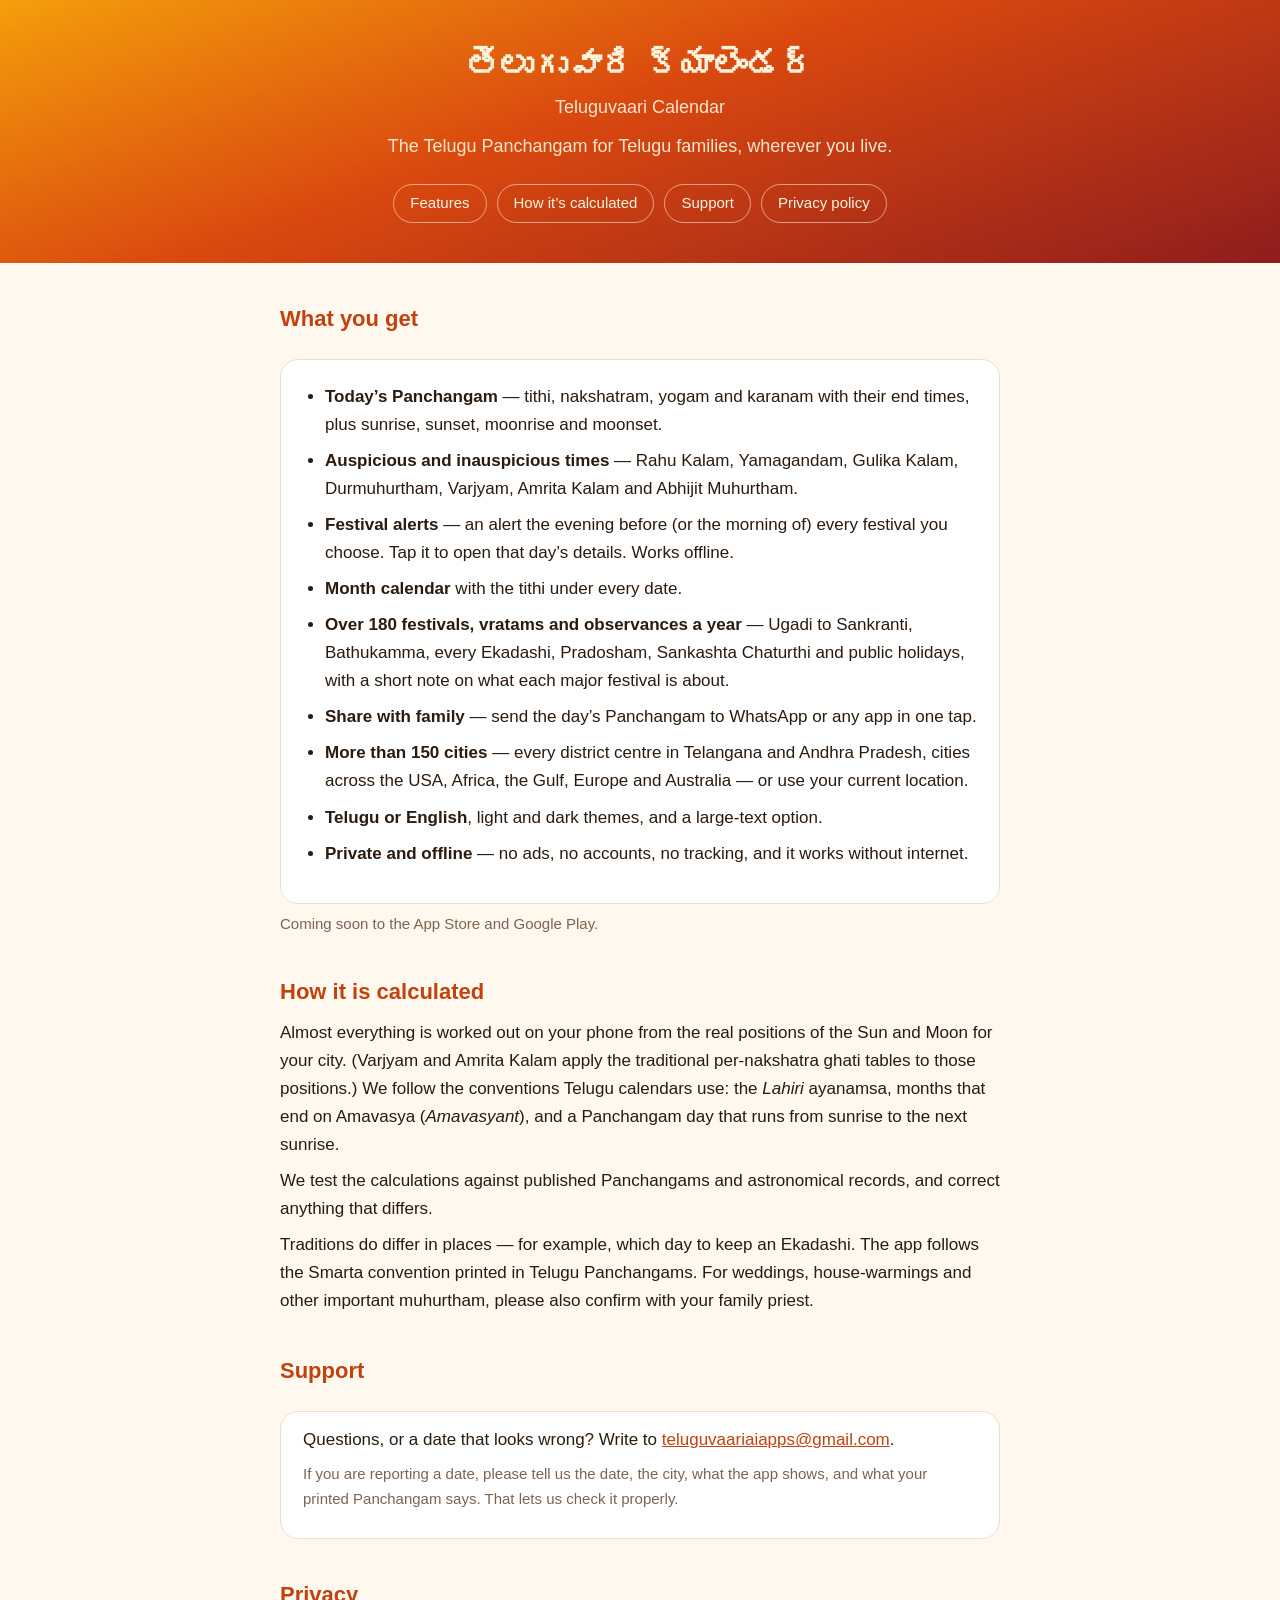
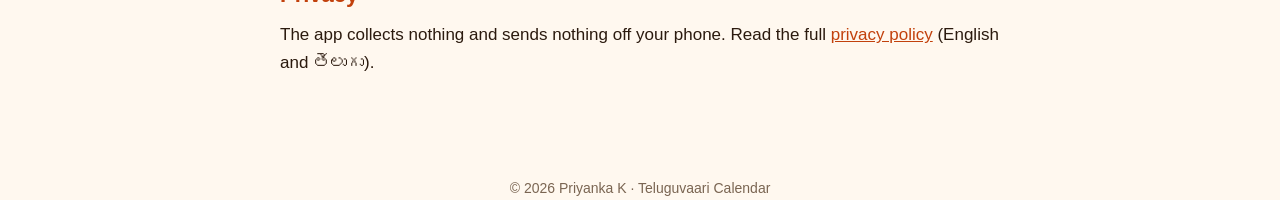
<file: index.html>
<!doctype html>
<html lang="en">
<head>
<meta charset="utf-8">
<meta name="viewport" content="width=device-width, initial-scale=1">
<title>Teluguvaari Calendar – Telugu Panchangam for Telugu families worldwide</title>
<meta name="description" content="Daily Panchangam, festivals and auspicious timings for Telugu people everywhere. Works offline, no ads, no accounts, no tracking.">
<link rel="stylesheet" href="style.css">
</head>
<body>
<header>
  <h1>తెలుగువారి క్యాలెండర్</h1>
  <p>Teluguvaari Calendar</p>
  <p style="margin-top:10px">The Telugu Panchangam for Telugu families, wherever you live.</p>
  <nav><a href="#features">Features</a><a href="#calculations">How it’s calculated</a><a href="#support">Support</a><a href="privacy.html">Privacy policy</a></nav>
</header>

<main class="wrap">

<section id="features">
  <h2>What you get</h2>
  <div class="card">
    <ul>
      <li><strong>Today’s Panchangam</strong> — tithi, nakshatram, yogam and karanam with their end times, plus sunrise, sunset, moonrise and moonset.</li>
      <li><strong>Auspicious and inauspicious times</strong> — Rahu Kalam, Yamagandam, Gulika Kalam, Durmuhurtham, Varjyam, Amrita Kalam and Abhijit Muhurtham.</li>
      <li><strong>Festival alerts</strong> — an alert the evening before (or the morning of) every festival you choose. Tap it to open that day’s details. Works offline.</li>
      <li><strong>Month calendar</strong> with the tithi under every date.</li>
      <li><strong>Over 180 festivals, vratams and observances a year</strong> — Ugadi to Sankranti, Bathukamma, every Ekadashi, Pradosham, Sankashta Chaturthi and public holidays, with a short note on what each major festival is about.</li>
      <li><strong>Share with family</strong> — send the day’s Panchangam to WhatsApp or any app in one tap.</li>
      <li><strong>More than 150 cities</strong> — every district centre in Telangana and Andhra Pradesh, cities across the USA, Africa, the Gulf, Europe and Australia — or use your current location.</li>
      <li><strong>Telugu or English</strong>, light and dark themes, and a large-text option.</li>
      <li><strong>Private and offline</strong> — no ads, no accounts, no tracking, and it works without internet.</li>
    </ul>
  </div>
  <p class="muted">Coming soon to the App Store and Google Play.</p>
</section>

<section id="calculations">
  <h2>How it is calculated</h2>
  <p>Almost everything is worked out on your phone from the real positions of the Sun and Moon for your city. (Varjyam and Amrita Kalam apply the traditional per-nakshatra ghati tables to those positions.) We follow the conventions Telugu calendars use: the <em>Lahiri</em> ayanamsa, months that end on Amavasya (<em>Amavasyant</em>), and a Panchangam day that runs from sunrise to the next sunrise.</p>
  <p>We test the calculations against published Panchangams and astronomical records, and correct anything that differs.</p>
  <p>Traditions do differ in places — for example, which day to keep an Ekadashi. The app follows the Smarta convention printed in Telugu Panchangams. For weddings, house-warmings and other important muhurtham, please also confirm with your family priest.</p>
</section>

<section id="support">
  <h2>Support</h2>
  <div class="card">
    <p>Questions, or a date that looks wrong? Write to <a href="mailto:teluguvaariaiapps@gmail.com">teluguvaariaiapps@gmail.com</a>.</p>
    <p class="muted">If you are reporting a date, please tell us the date, the city, what the app shows, and what your printed Panchangam says. That lets us check it properly.</p>
  </div>
</section>

<section>
  <h2>Privacy</h2>
  <p>The app collects nothing and sends nothing off your phone. Read the full <a href="privacy.html">privacy policy</a> (English and తెలుగు).</p>
</section>

</main>
<footer>© 2026 Priyanka K · Teluguvaari Calendar</footer>
</body>
</html>
</file>
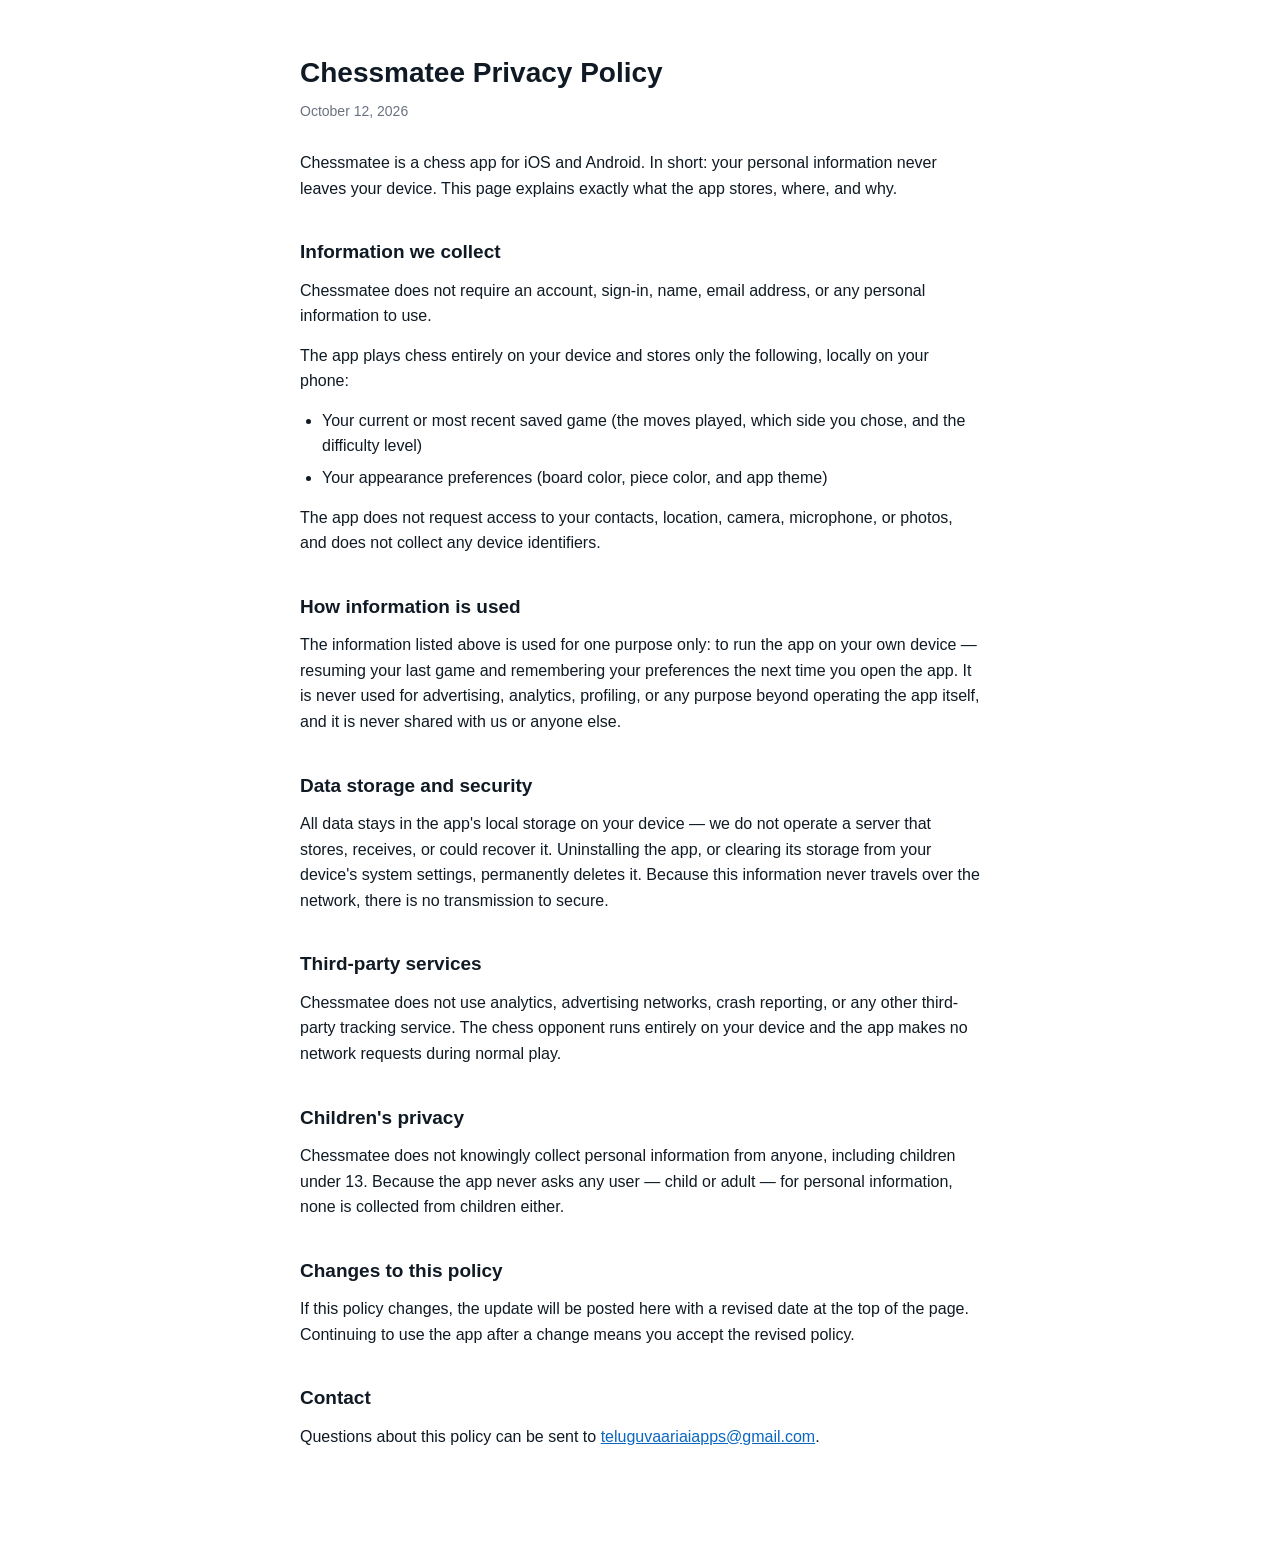
<file: chessmatee-privacy.html>
<!doctype html>
<html lang="en">
<head>
<meta charset="utf-8">
<meta name="viewport" content="width=device-width, initial-scale=1">
<title>Chessmatee Privacy Policy</title>
<style>
  body { font-family: -apple-system, BlinkMacSystemFont, "Segoe UI", Roboto, Helvetica, Arial, sans-serif; max-width: 680px; margin: 0 auto; padding: 32px 20px 80px; color: #101a24; line-height: 1.6; }
  h1 { font-size: 28px; margin-bottom: 4px; }
  .date { color: #6b7280; font-size: 14px; margin-bottom: 28px; }
  h2 { font-size: 19px; margin-top: 36px; margin-bottom: 10px; }
  p { margin: 0 0 14px; }
  ul { margin: 0 0 14px; padding-left: 22px; }
  li { margin-bottom: 6px; }
  a { color: #0a66c2; }
</style>
</head>
<body>
<h1>Chessmatee Privacy Policy</h1>
<p class="date">October 12, 2026</p>

<p>Chessmatee is a chess app for iOS and Android. In short: your personal information never leaves your device. This page explains exactly what the app stores, where, and why.</p>

<h2>Information we collect</h2>
<p>Chessmatee does not require an account, sign-in, name, email address, or any personal information to use.</p>
<p>The app plays chess entirely on your device and stores only the following, locally on your phone:</p>
<ul>
  <li>Your current or most recent saved game (the moves played, which side you chose, and the difficulty level)</li>
  <li>Your appearance preferences (board color, piece color, and app theme)</li>
</ul>
<p>The app does not request access to your contacts, location, camera, microphone, or photos, and does not collect any device identifiers.</p>

<h2>How information is used</h2>
<p>The information listed above is used for one purpose only: to run the app on your own device — resuming your last game and remembering your preferences the next time you open the app. It is never used for advertising, analytics, profiling, or any purpose beyond operating the app itself, and it is never shared with us or anyone else.</p>

<h2>Data storage and security</h2>
<p>All data stays in the app's local storage on your device — we do not operate a server that stores, receives, or could recover it. Uninstalling the app, or clearing its storage from your device's system settings, permanently deletes it. Because this information never travels over the network, there is no transmission to secure.</p>

<h2>Third-party services</h2>
<p>Chessmatee does not use analytics, advertising networks, crash reporting, or any other third-party tracking service. The chess opponent runs entirely on your device and the app makes no network requests during normal play.</p>

<h2>Children's privacy</h2>
<p>Chessmatee does not knowingly collect personal information from anyone, including children under 13. Because the app never asks any user — child or adult — for personal information, none is collected from children either.</p>

<h2>Changes to this policy</h2>
<p>If this policy changes, the update will be posted here with a revised date at the top of the page. Continuing to use the app after a change means you accept the revised policy.</p>

<h2>Contact</h2>
<p>Questions about this policy can be sent to <a href="mailto:teluguvaariaiapps@gmail.com">teluguvaariaiapps@gmail.com</a>.</p>

</body>
</html>
</file>
<file: style.css>
:root{--bg:#FFF8EF;--card:#fff;--text:#2B1A0E;--muted:#7A6552;--line:#EEDFCB;--accent:#C2410C}
@media (prefers-color-scheme:dark){:root{--bg:#15100B;--card:#221A13;--text:#F7EEE3;--muted:#BFAE9C;--line:#3A2E24;--accent:#F59E4B}}
*{box-sizing:border-box}
html{-webkit-text-size-adjust:100%}
body{margin:0;background:var(--bg);color:var(--text);font:17px/1.65 -apple-system,BlinkMacSystemFont,"Segoe UI",Roboto,"Noto Sans Telugu","Noto Sans",sans-serif}
.wrap{max-width:760px;margin:0 auto;padding:0 20px 64px}
header{background:linear-gradient(160deg,#F59E0B 0%,#D9480F 45%,#8F1D1D 100%);color:#FFF4DE;padding:44px 20px 40px;text-align:center}
header h1{margin:0 0 6px;font-size:34px;line-height:1.25}
header p{margin:0;opacity:.92;font-size:18px}
nav{display:flex;flex-wrap:wrap;gap:10px;justify-content:center;margin-top:22px}
nav a{color:#FFF4DE;border:1px solid rgba(255,244,222,.55);border-radius:999px;padding:6px 16px;text-decoration:none;font-size:15px}
nav a:hover{background:rgba(255,244,222,.16)}
h2{font-size:22px;margin:38px 0 8px;color:var(--accent)}
h3{font-size:18px;margin:22px 0 4px}
p,li{margin:8px 0}
ul{padding-left:22px}
.card{background:var(--card);border:1px solid var(--line);border-radius:18px;padding:6px 22px 18px;margin-top:22px}
.summary{background:var(--card);border-left:5px solid var(--accent);border-radius:12px;padding:14px 20px;margin:26px 0 0}
.muted{color:var(--muted);font-size:15px}
a{color:var(--accent)}
hr{border:0;border-top:1px solid var(--line);margin:48px 0 0}
footer{text-align:center;color:var(--muted);font-size:14px;padding:28px 20px 0}
</file>
